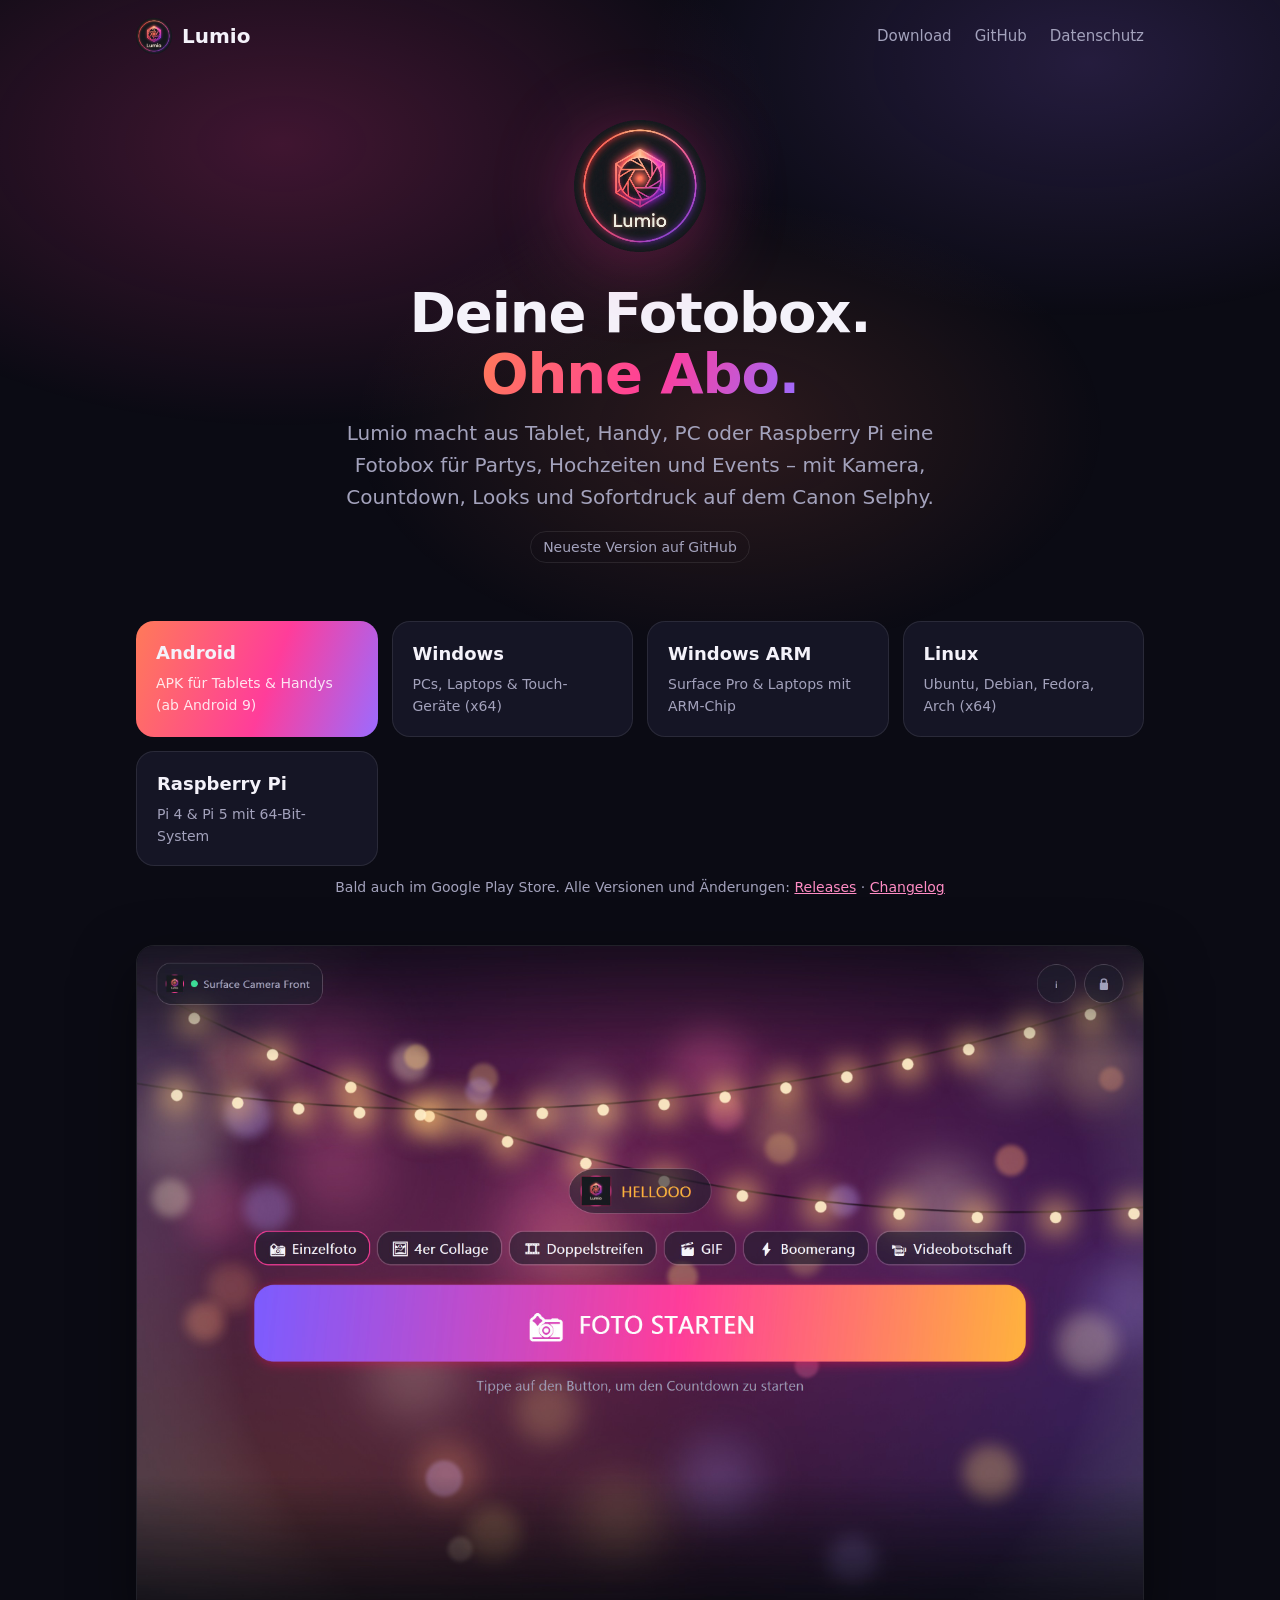
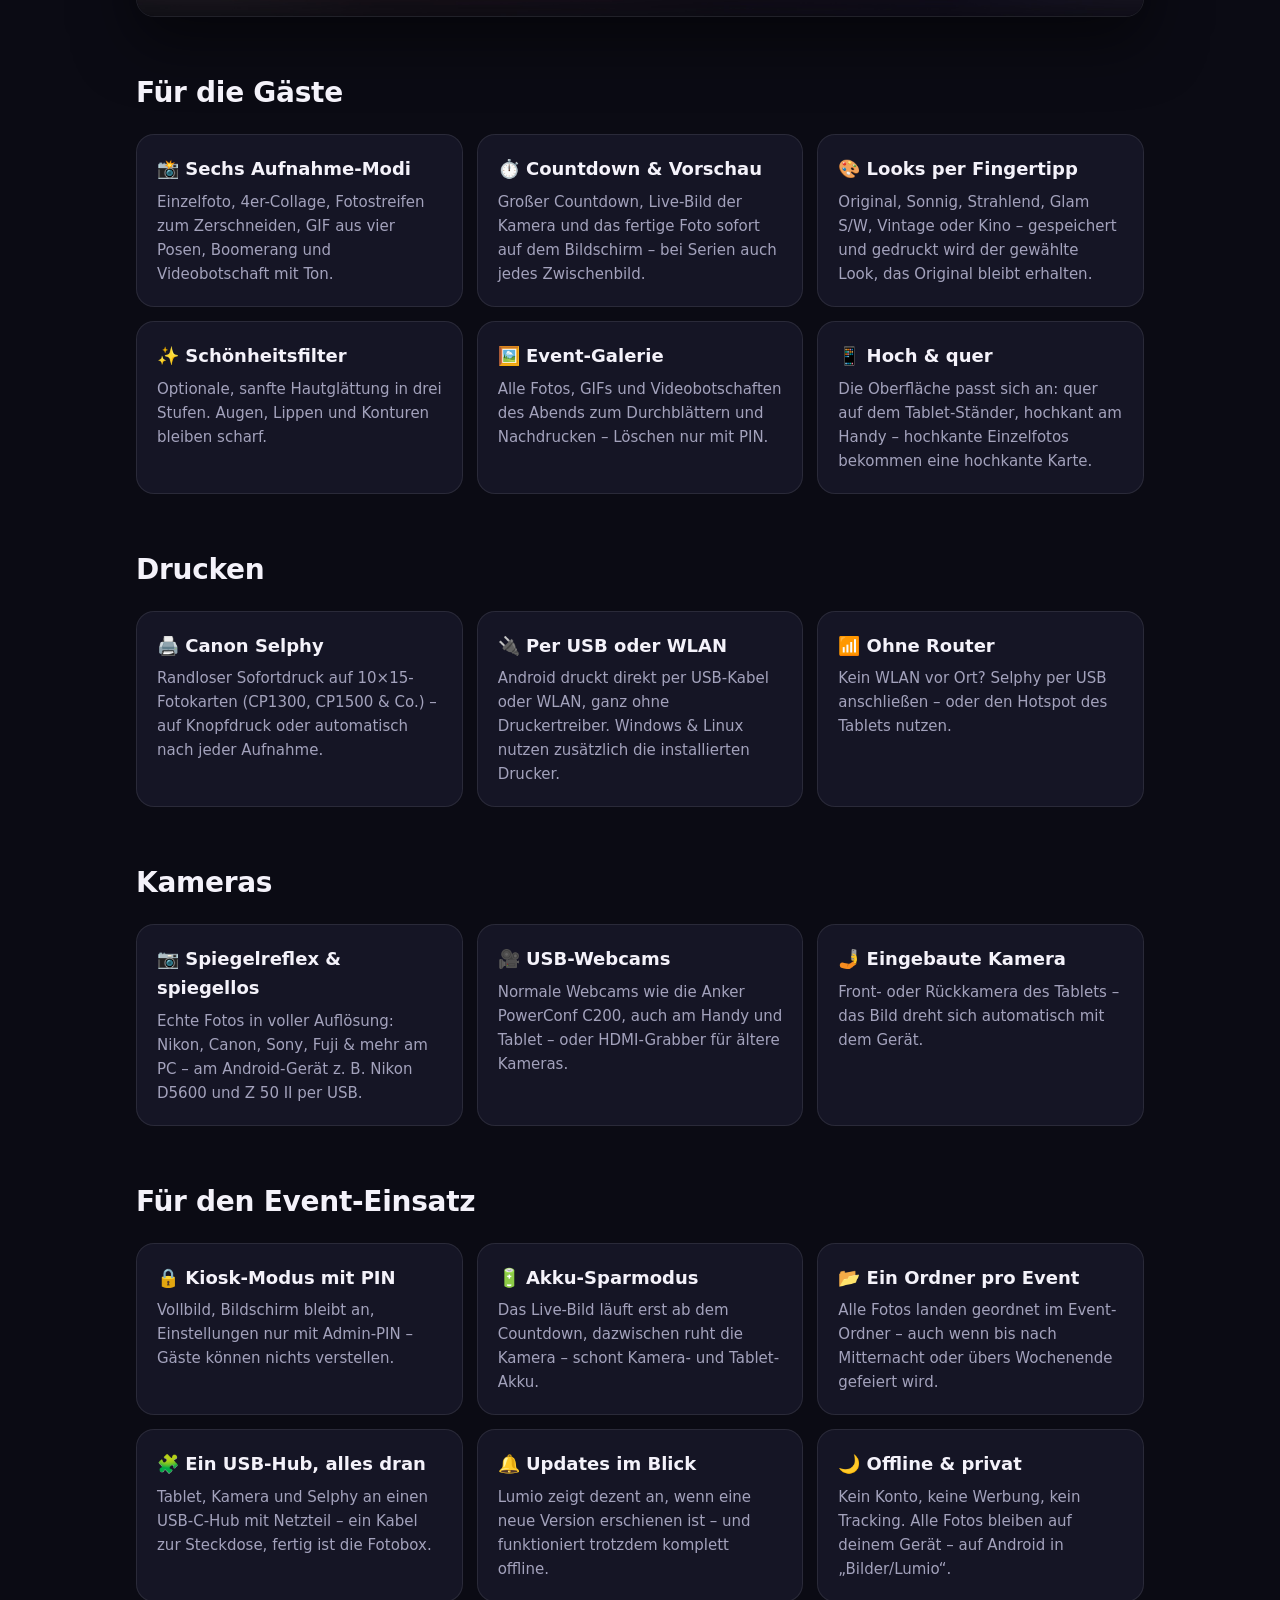
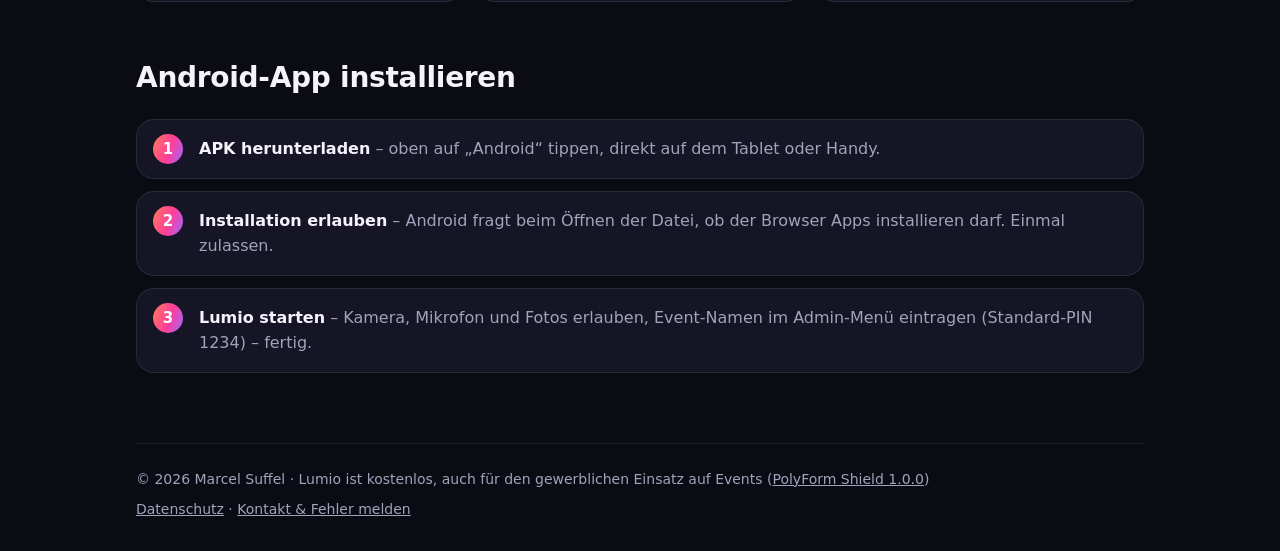
<file: docs/index.html>
<!doctype html>
<html lang="de">
<head>
  <meta charset="utf-8">
  <meta name="viewport" content="width=device-width, initial-scale=1">
  <title>Lumio – Fotobox-App</title>
  <meta name="description" content="Lumio ist eine kostenlose Fotobox-Software für Android, Windows, Linux und Raspberry Pi – ohne Abo, ohne Internetpflicht.">
  <meta name="theme-color" content="#0b0b14">
  <link rel="icon" href="assets/logo.png">
  <meta property="og:title" content="Lumio – Fotobox-App">
  <meta property="og:description" content="Kostenlose Fotobox-Software für Partys, Hochzeiten & Events.">
  <meta property="og:image" content="https://mazls.github.io/lumio/assets/logo.png">
  <link rel="stylesheet" href="style.css">
</head>
<body>
  <div class="wrap">
    <header class="top">
      <a class="brand" href="./"><img src="assets/logo.png" alt="">Lumio</a>
      <nav>
        <a href="#download">Download</a>
        <a href="https://github.com/mazls/lumio">GitHub</a>
        <a href="datenschutz.html">Datenschutz</a>
      </nav>
    </header>

    <section class="hero">
      <img class="logo" src="assets/logo.png" alt="Lumio Logo">
      <h1>Deine Fotobox.<br><span>Ohne Abo.</span></h1>
      <p class="lead">Lumio macht aus Tablet, Handy, PC oder Raspberry Pi eine Fotobox für Partys, Hochzeiten und Events – mit Kamera, Countdown, Looks und Sofortdruck auf dem Canon Selphy.</p>
      <div class="version" id="version">Neueste Version auf GitHub</div>
    </section>

    <section id="download">
      <div class="downloads">
        <a class="dl primary" href="https://github.com/mazls/lumio/releases/latest/download/Lumio-android.apk">
          <strong>Android</strong>
          <span>APK für Tablets &amp; Handys (ab Android 9)</span>
        </a>
        <a class="dl" href="https://github.com/mazls/lumio/releases/latest/download/Lumio-win-x64.zip">
          <strong>Windows</strong>
          <span>PCs, Laptops &amp; Touch-Geräte (x64)</span>
        </a>
        <a class="dl" href="https://github.com/mazls/lumio/releases/latest/download/Lumio-win-arm64.zip">
          <strong>Windows ARM</strong>
          <span>Surface Pro &amp; Laptops mit ARM-Chip</span>
        </a>
        <a class="dl" href="https://github.com/mazls/lumio/releases/latest/download/Lumio-linux-x64.zip">
          <strong>Linux</strong>
          <span>Ubuntu, Debian, Fedora, Arch (x64)</span>
        </a>
        <a class="dl" href="https://github.com/mazls/lumio/releases/latest/download/Lumio-linux-arm64.zip">
          <strong>Raspberry Pi</strong>
          <span>Pi 4 &amp; Pi 5 mit 64-Bit-System</span>
        </a>
      </div>
      <p class="hint">Bald auch im Google Play Store. Alle Versionen und Änderungen: <a href="https://github.com/mazls/lumio/releases">Releases</a> · <a href="https://github.com/mazls/lumio/blob/main/CHANGELOG.md">Changelog</a></p>
    </section>

    <section class="shot">
      <img src="assets/screenshot.jpg" alt="Lumio Startbildschirm mit Party-Hintergrund und Aufnahme-Modi" loading="lazy">
    </section>

    <h2>Für die Gäste</h2>
    <div class="features">
      <div class="feature"><h3>📸 Sechs Aufnahme-Modi</h3><p>Einzelfoto, 4er-Collage, Fotostreifen zum Zerschneiden, GIF aus vier Posen, Boomerang und Videobotschaft mit Ton.</p></div>
      <div class="feature"><h3>⏱️ Countdown &amp; Vorschau</h3><p>Großer Countdown, Live-Bild der Kamera und das fertige Foto sofort auf dem Bildschirm – bei Serien auch jedes Zwischenbild.</p></div>
      <div class="feature"><h3>🎨 Looks per Fingertipp</h3><p>Original, Sonnig, Strahlend, Glam S/W, Vintage oder Kino – gespeichert und gedruckt wird der gewählte Look, das Original bleibt erhalten.</p></div>
      <div class="feature"><h3>✨ Schönheitsfilter</h3><p>Optionale, sanfte Hautglättung in drei Stufen. Augen, Lippen und Konturen bleiben scharf.</p></div>
      <div class="feature"><h3>🖼️ Event-Galerie</h3><p>Alle Fotos, GIFs und Videobotschaften des Abends zum Durchblättern und Nachdrucken – Löschen nur mit PIN.</p></div>
      <div class="feature"><h3>📱 Hoch &amp; quer</h3><p>Die Oberfläche passt sich an: quer auf dem Tablet-Ständer, hochkant am Handy – hochkante Einzelfotos bekommen eine hochkante Karte.</p></div>
    </div>

    <h2>Drucken</h2>
    <div class="features">
      <div class="feature"><h3>🖨️ Canon Selphy</h3><p>Randloser Sofortdruck auf 10×15-Fotokarten (CP1300, CP1500 &amp; Co.) – auf Knopfdruck oder automatisch nach jeder Aufnahme.</p></div>
      <div class="feature"><h3>🔌 Per USB oder WLAN</h3><p>Android druckt direkt per USB-Kabel oder WLAN, ganz ohne Druckertreiber. Windows &amp; Linux nutzen zusätzlich die installierten Drucker.</p></div>
      <div class="feature"><h3>📶 Ohne Router</h3><p>Kein WLAN vor Ort? Selphy per USB anschließen – oder den Hotspot des Tablets nutzen.</p></div>
    </div>

    <h2>Kameras</h2>
    <div class="features">
      <div class="feature"><h3>📷 Spiegelreflex &amp; spiegellos</h3><p>Echte Fotos in voller Auflösung: Nikon, Canon, Sony, Fuji &amp; mehr am PC – am Android-Gerät z. B. Nikon D5600 und Z 50 II per USB.</p></div>
      <div class="feature"><h3>🎥 USB-Webcams</h3><p>Normale Webcams wie die Anker PowerConf C200, auch am Handy und Tablet – oder HDMI-Grabber für ältere Kameras.</p></div>
      <div class="feature"><h3>🤳 Eingebaute Kamera</h3><p>Front- oder Rückkamera des Tablets – das Bild dreht sich automatisch mit dem Gerät.</p></div>
    </div>

    <h2>Für den Event-Einsatz</h2>
    <div class="features">
      <div class="feature"><h3>🔒 Kiosk-Modus mit PIN</h3><p>Vollbild, Bildschirm bleibt an, Einstellungen nur mit Admin-PIN – Gäste können nichts verstellen.</p></div>
      <div class="feature"><h3>🔋 Akku-Sparmodus</h3><p>Das Live-Bild läuft erst ab dem Countdown, dazwischen ruht die Kamera – schont Kamera- und Tablet-Akku.</p></div>
      <div class="feature"><h3>📂 Ein Ordner pro Event</h3><p>Alle Fotos landen geordnet im Event-Ordner – auch wenn bis nach Mitternacht oder übers Wochenende gefeiert wird.</p></div>
      <div class="feature"><h3>🧩 Ein USB-Hub, alles dran</h3><p>Tablet, Kamera und Selphy an einen USB-C-Hub mit Netzteil – ein Kabel zur Steckdose, fertig ist die Fotobox.</p></div>
      <div class="feature"><h3>🔔 Updates im Blick</h3><p>Lumio zeigt dezent an, wenn eine neue Version erschienen ist – und funktioniert trotzdem komplett offline.</p></div>
      <div class="feature"><h3>🌙 Offline &amp; privat</h3><p>Kein Konto, keine Werbung, kein Tracking. Alle Fotos bleiben auf deinem Gerät – auf Android in „Bilder/Lumio“.</p></div>
    </div>

    <h2>Android-App installieren</h2>
    <ol class="steps">
      <li><strong>APK herunterladen</strong> – oben auf „Android“ tippen, direkt auf dem Tablet oder Handy.</li>
      <li><strong>Installation erlauben</strong> – Android fragt beim Öffnen der Datei, ob der Browser Apps installieren darf. Einmal zulassen.</li>
      <li><strong>Lumio starten</strong> – Kamera, Mikrofon und Fotos erlauben, Event-Namen im Admin-Menü eintragen (Standard-PIN 1234) – fertig.</li>
    </ol>

    <footer>
      <span>© 2026 Marcel Suffel · Lumio ist kostenlos, auch für den gewerblichen Einsatz auf Events (<a href="https://github.com/mazls/lumio/blob/main/LICENSE">PolyForm Shield 1.0.0</a>)</span>
      <span><a href="datenschutz.html">Datenschutz</a> · <a href="https://github.com/mazls/lumio/issues">Kontakt &amp; Fehler melden</a></span>
    </footer>
  </div>

  <script>
    // Shows the current release number; the download links work without it
    fetch("https://api.github.com/repos/mazls/lumio/releases/latest")
      .then(function (r) { return r.ok ? r.json() : null; })
      .then(function (release) {
        if (!release || !release.tag_name) return;
        var date = new Date(release.published_at).toLocaleDateString("de-DE", { day: "numeric", month: "long", year: "numeric" });
        document.getElementById("version").textContent = "Version " + release.tag_name.replace(/^v/, "") + " · " + date;
      })
      .catch(function () { });
  </script>
</body>
</html>
</file>
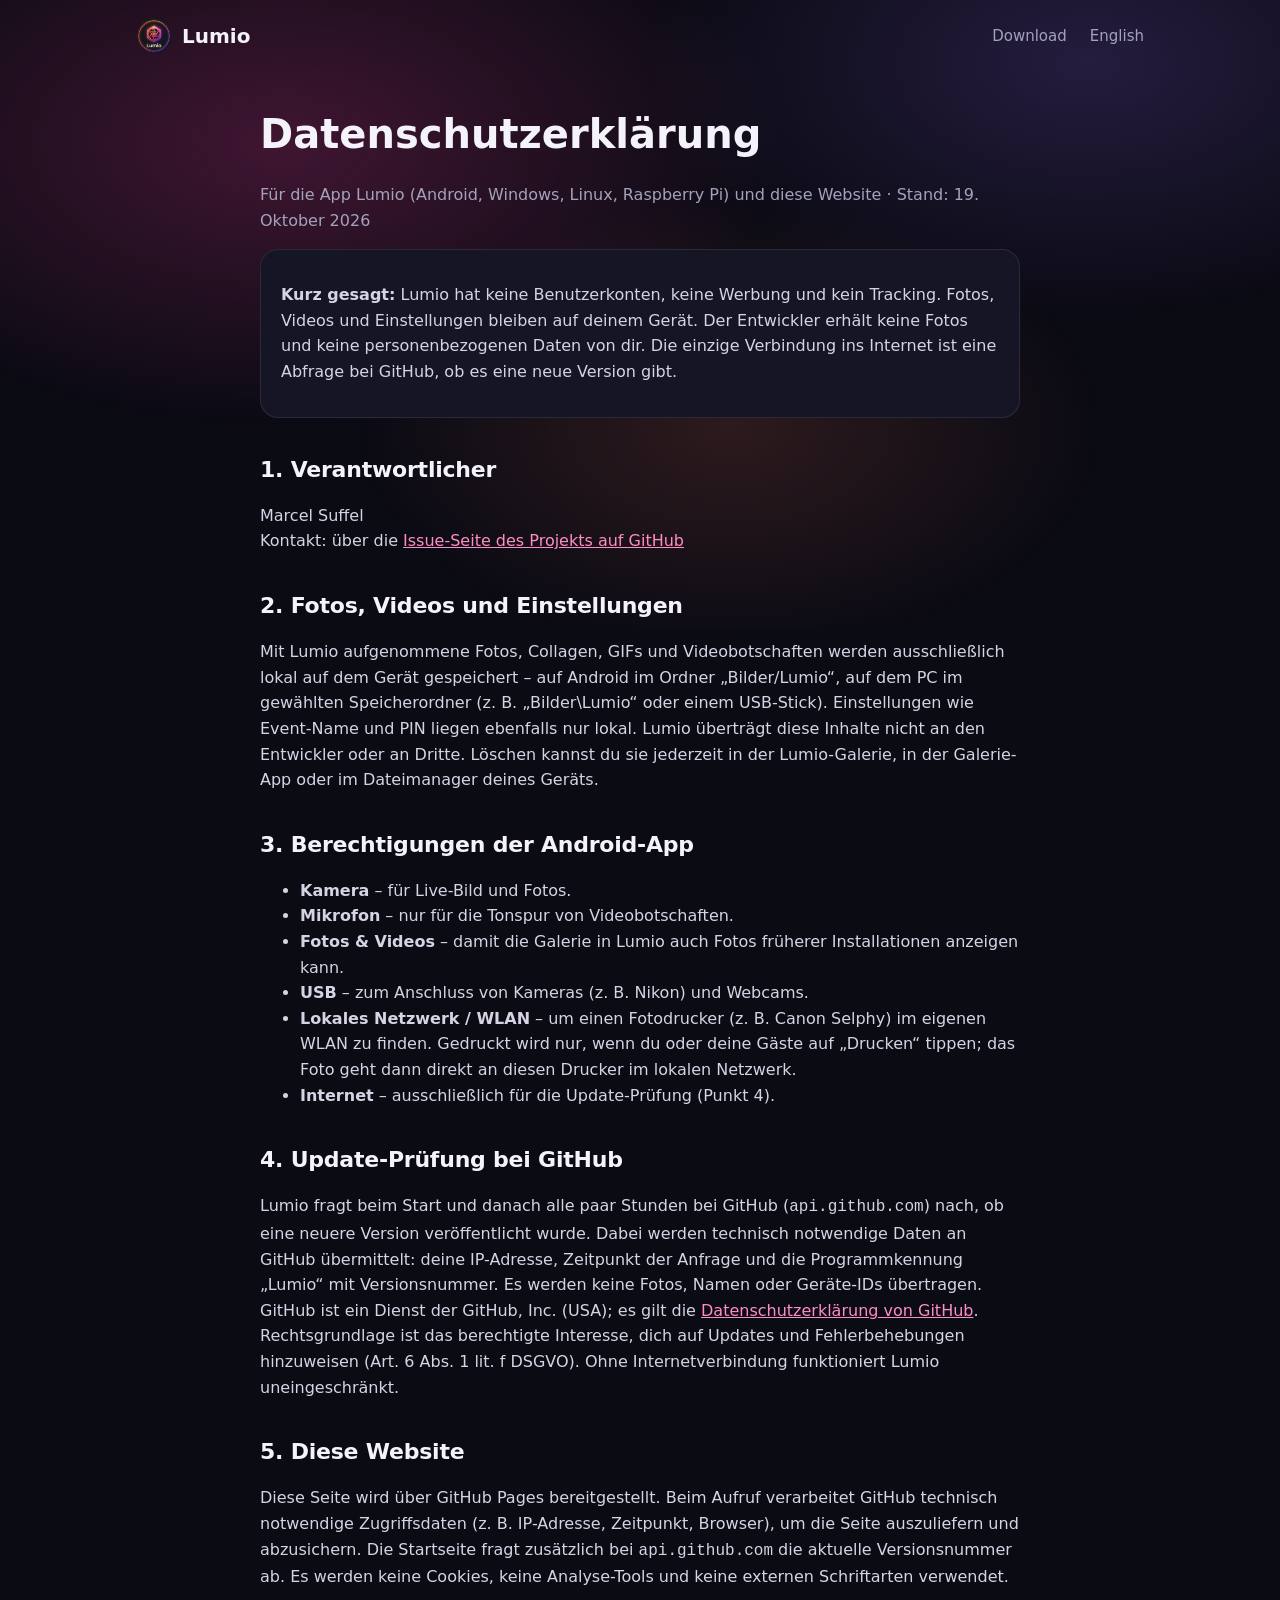
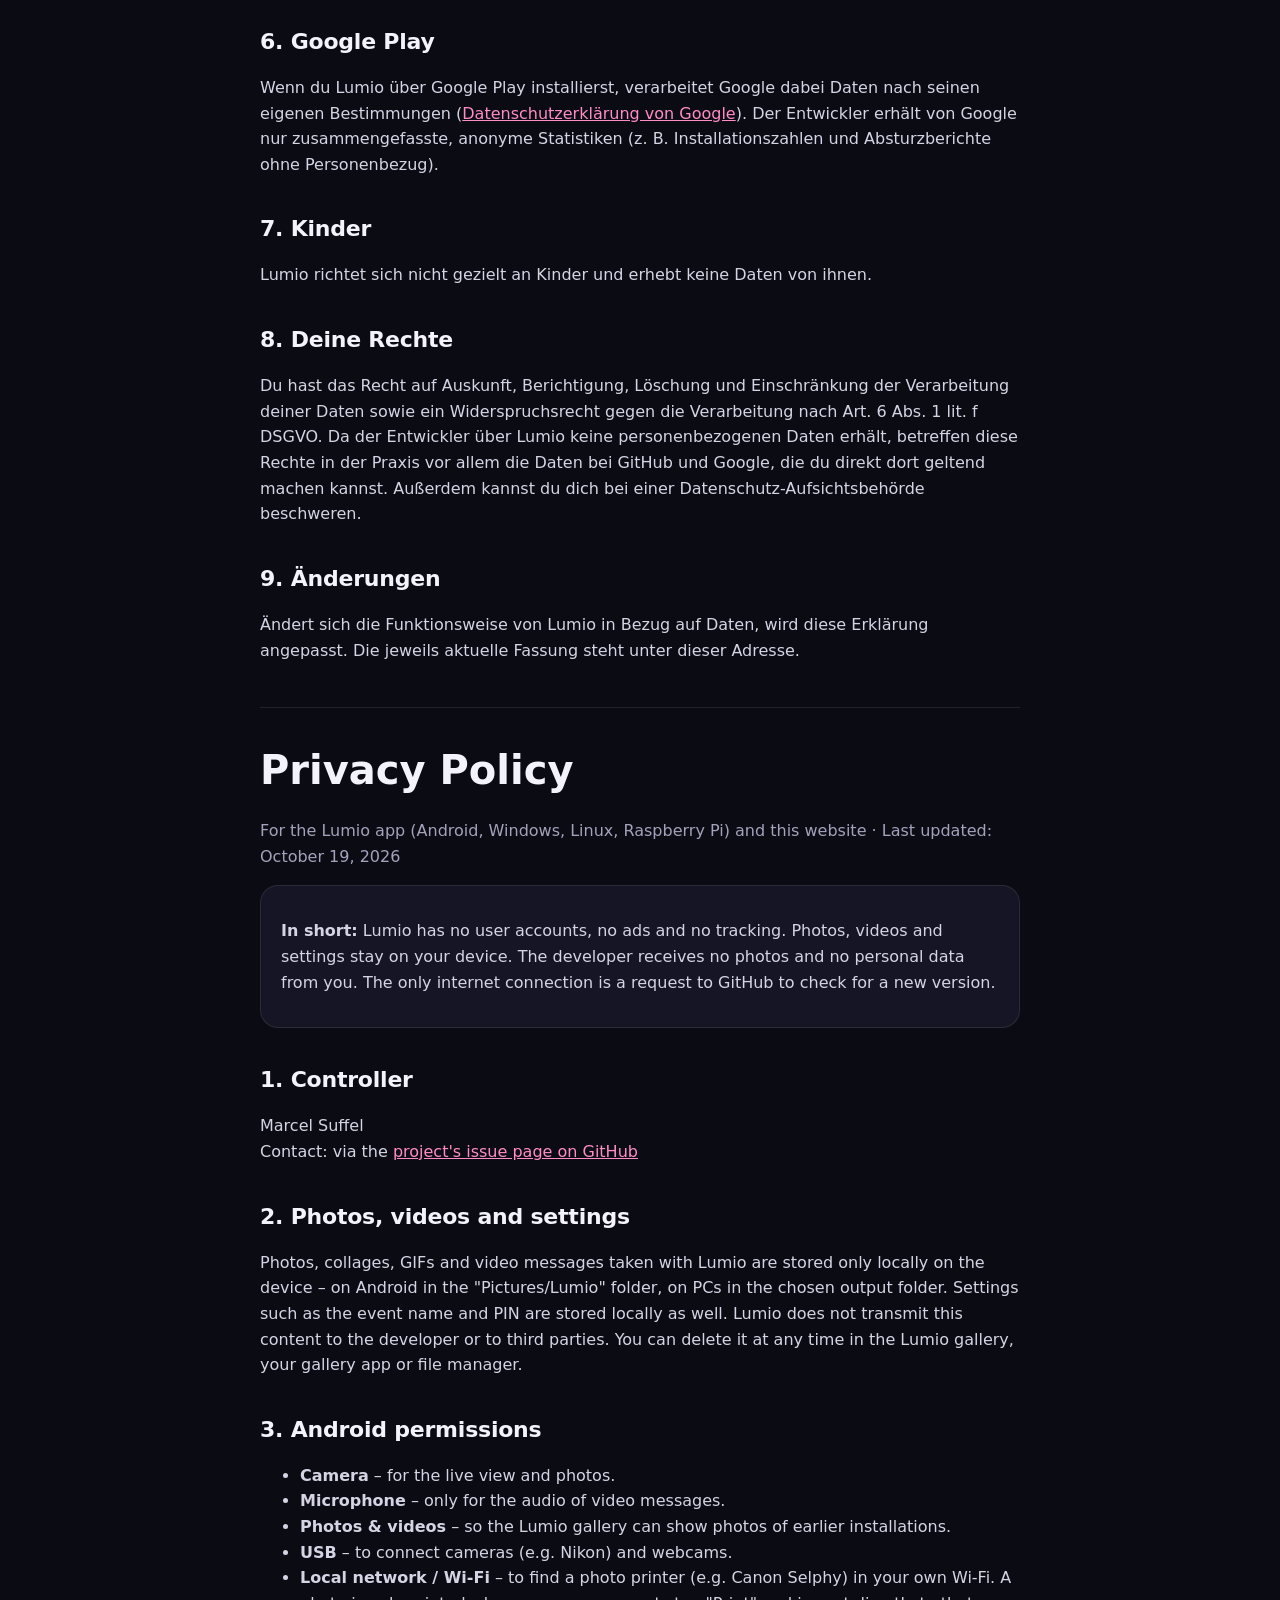
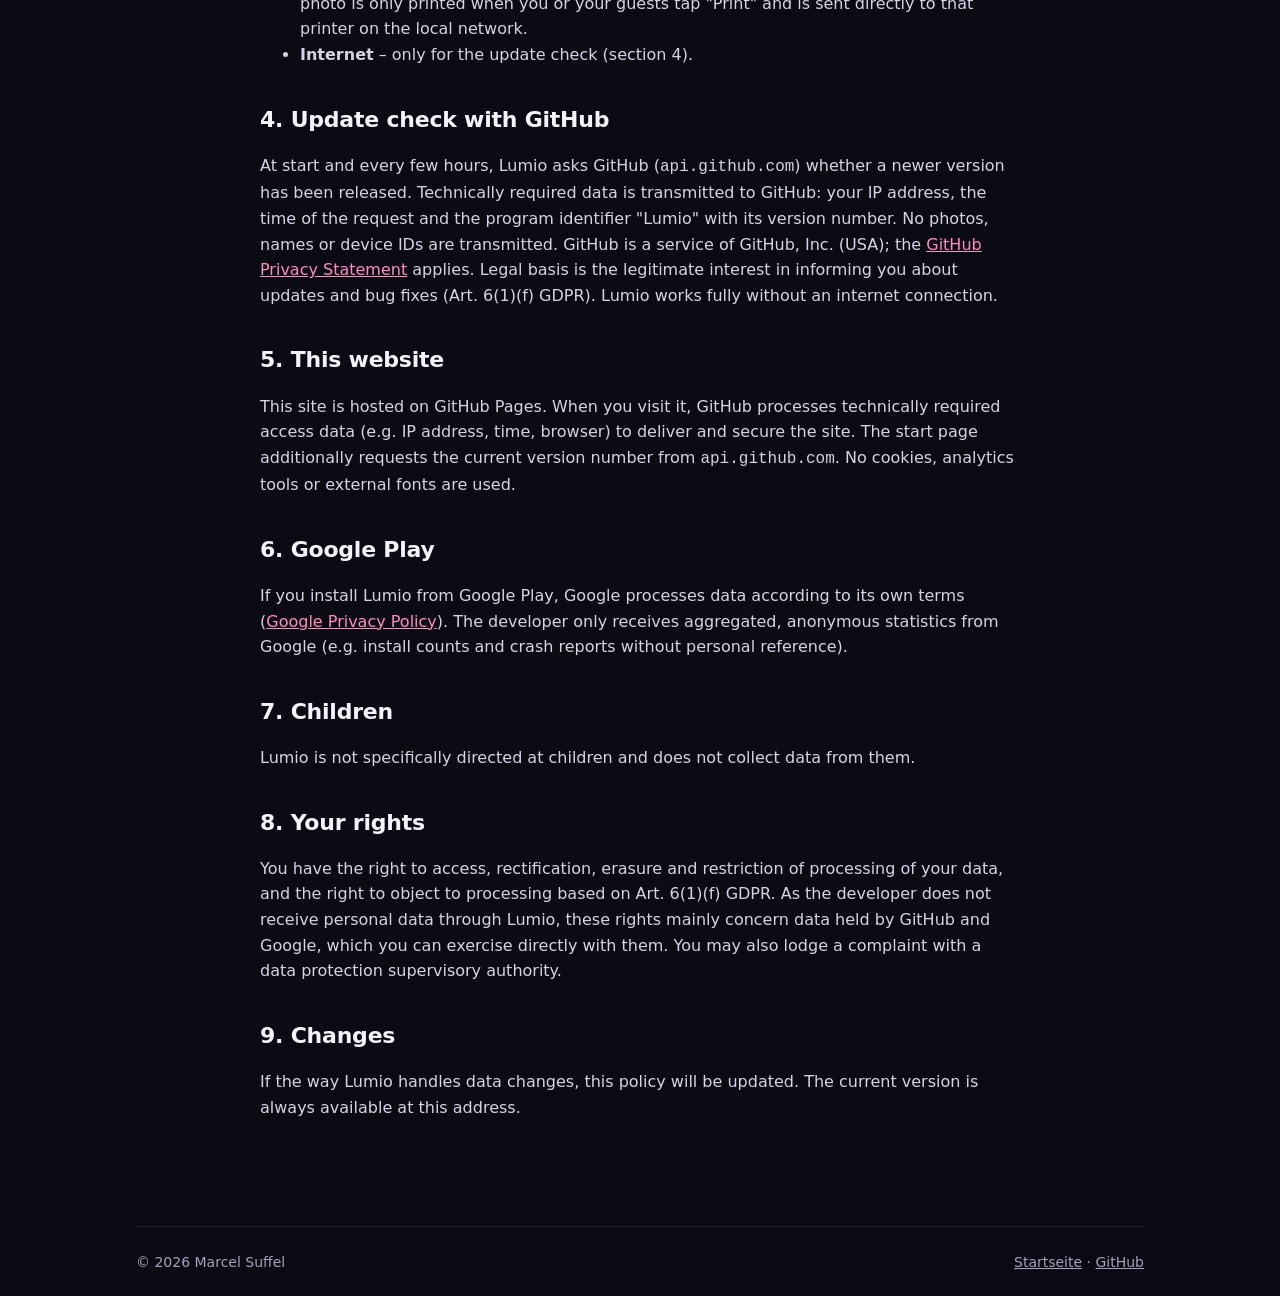
<file: docs/datenschutz.html>
<!doctype html>
<html lang="de">
<head>
  <meta charset="utf-8">
  <meta name="viewport" content="width=device-width, initial-scale=1">
  <title>Datenschutz – Lumio</title>
  <meta name="description" content="Datenschutzerklärung der Fotobox-App Lumio.">
  <meta name="theme-color" content="#0b0b14">
  <link rel="icon" href="assets/logo.png">
  <link rel="stylesheet" href="style.css">
</head>
<body>
  <div class="wrap">
    <header class="top">
      <a class="brand" href="./"><img src="assets/logo.png" alt="">Lumio</a>
      <nav>
        <a href="./#download">Download</a>
        <a href="#english">English</a>
      </nav>
    </header>

    <main class="legal">
      <h1>Datenschutzerklärung</h1>
      <p class="meta">Für die App Lumio (Android, Windows, Linux, Raspberry Pi) und diese Website · Stand: 19. Oktober 2026</p>

      <div class="box">
        <p><strong>Kurz gesagt:</strong> Lumio hat keine Benutzerkonten, keine Werbung und kein Tracking. Fotos, Videos und Einstellungen bleiben auf deinem Gerät. Der Entwickler erhält keine Fotos und keine personenbezogenen Daten von dir. Die einzige Verbindung ins Internet ist eine Abfrage bei GitHub, ob es eine neue Version gibt.</p>
      </div>

      <h2>1. Verantwortlicher</h2>
      <p>Marcel Suffel<br>
      Kontakt: über die <a href="https://github.com/mazls/lumio/issues">Issue-Seite des Projekts auf GitHub</a></p>

      <h2>2. Fotos, Videos und Einstellungen</h2>
      <p>Mit Lumio aufgenommene Fotos, Collagen, GIFs und Videobotschaften werden ausschließlich lokal auf dem Gerät gespeichert – auf Android im Ordner „Bilder/Lumio“, auf dem PC im gewählten Speicherordner (z. B. „Bilder\Lumio“ oder einem USB-Stick). Einstellungen wie Event-Name und PIN liegen ebenfalls nur lokal. Lumio überträgt diese Inhalte nicht an den Entwickler oder an Dritte. Löschen kannst du sie jederzeit in der Lumio-Galerie, in der Galerie-App oder im Dateimanager deines Geräts.</p>

      <h2>3. Berechtigungen der Android-App</h2>
      <ul>
        <li><strong>Kamera</strong> – für Live-Bild und Fotos.</li>
        <li><strong>Mikrofon</strong> – nur für die Tonspur von Videobotschaften.</li>
        <li><strong>Fotos &amp; Videos</strong> – damit die Galerie in Lumio auch Fotos früherer Installationen anzeigen kann.</li>
        <li><strong>USB</strong> – zum Anschluss von Kameras (z. B. Nikon) und Webcams.</li>
        <li><strong>Lokales Netzwerk / WLAN</strong> – um einen Fotodrucker (z. B. Canon Selphy) im eigenen WLAN zu finden. Gedruckt wird nur, wenn du oder deine Gäste auf „Drucken“ tippen; das Foto geht dann direkt an diesen Drucker im lokalen Netzwerk.</li>
        <li><strong>Internet</strong> – ausschließlich für die Update-Prüfung (Punkt 4).</li>
      </ul>

      <h2>4. Update-Prüfung bei GitHub</h2>
      <p>Lumio fragt beim Start und danach alle paar Stunden bei GitHub (<code>api.github.com</code>) nach, ob eine neuere Version veröffentlicht wurde. Dabei werden technisch notwendige Daten an GitHub übermittelt: deine IP-Adresse, Zeitpunkt der Anfrage und die Programmkennung „Lumio“ mit Versionsnummer. Es werden keine Fotos, Namen oder Geräte-IDs übertragen. GitHub ist ein Dienst der GitHub, Inc. (USA); es gilt die <a href="https://docs.github.com/de/site-policy/privacy-policies/github-general-privacy-statement">Datenschutzerklärung von GitHub</a>. Rechtsgrundlage ist das berechtigte Interesse, dich auf Updates und Fehlerbehebungen hinzuweisen (Art. 6 Abs. 1 lit. f DSGVO). Ohne Internetverbindung funktioniert Lumio uneingeschränkt.</p>

      <h2>5. Diese Website</h2>
      <p>Diese Seite wird über GitHub Pages bereitgestellt. Beim Aufruf verarbeitet GitHub technisch notwendige Zugriffsdaten (z. B. IP-Adresse, Zeitpunkt, Browser), um die Seite auszuliefern und abzusichern. Die Startseite fragt zusätzlich bei <code>api.github.com</code> die aktuelle Versionsnummer ab. Es werden keine Cookies, keine Analyse-Tools und keine externen Schriftarten verwendet.</p>

      <h2>6. Google Play</h2>
      <p>Wenn du Lumio über Google Play installierst, verarbeitet Google dabei Daten nach seinen eigenen Bestimmungen (<a href="https://policies.google.com/privacy?hl=de">Datenschutzerklärung von Google</a>). Der Entwickler erhält von Google nur zusammengefasste, anonyme Statistiken (z. B. Installationszahlen und Absturzberichte ohne Personenbezug).</p>

      <h2>7. Kinder</h2>
      <p>Lumio richtet sich nicht gezielt an Kinder und erhebt keine Daten von ihnen.</p>

      <h2>8. Deine Rechte</h2>
      <p>Du hast das Recht auf Auskunft, Berichtigung, Löschung und Einschränkung der Verarbeitung deiner Daten sowie ein Widerspruchsrecht gegen die Verarbeitung nach Art. 6 Abs. 1 lit. f DSGVO. Da der Entwickler über Lumio keine personenbezogenen Daten erhält, betreffen diese Rechte in der Praxis vor allem die Daten bei GitHub und Google, die du direkt dort geltend machen kannst. Außerdem kannst du dich bei einer Datenschutz-Aufsichtsbehörde beschweren.</p>

      <h2>9. Änderungen</h2>
      <p>Ändert sich die Funktionsweise von Lumio in Bezug auf Daten, wird diese Erklärung angepasst. Die jeweils aktuelle Fassung steht unter dieser Adresse.</p>

      <hr style="border: none; border-top: 1px solid var(--border); margin: 44px 0 10px;">

      <h1 id="english">Privacy Policy</h1>
      <p class="meta">For the Lumio app (Android, Windows, Linux, Raspberry Pi) and this website · Last updated: October 19, 2026</p>

      <div class="box">
        <p><strong>In short:</strong> Lumio has no user accounts, no ads and no tracking. Photos, videos and settings stay on your device. The developer receives no photos and no personal data from you. The only internet connection is a request to GitHub to check for a new version.</p>
      </div>

      <h2>1. Controller</h2>
      <p>Marcel Suffel<br>
      Contact: via the <a href="https://github.com/mazls/lumio/issues">project's issue page on GitHub</a></p>

      <h2>2. Photos, videos and settings</h2>
      <p>Photos, collages, GIFs and video messages taken with Lumio are stored only locally on the device – on Android in the "Pictures/Lumio" folder, on PCs in the chosen output folder. Settings such as the event name and PIN are stored locally as well. Lumio does not transmit this content to the developer or to third parties. You can delete it at any time in the Lumio gallery, your gallery app or file manager.</p>

      <h2>3. Android permissions</h2>
      <ul>
        <li><strong>Camera</strong> – for the live view and photos.</li>
        <li><strong>Microphone</strong> – only for the audio of video messages.</li>
        <li><strong>Photos &amp; videos</strong> – so the Lumio gallery can show photos of earlier installations.</li>
        <li><strong>USB</strong> – to connect cameras (e.g. Nikon) and webcams.</li>
        <li><strong>Local network / Wi-Fi</strong> – to find a photo printer (e.g. Canon Selphy) in your own Wi-Fi. A photo is only printed when you or your guests tap "Print" and is sent directly to that printer on the local network.</li>
        <li><strong>Internet</strong> – only for the update check (section 4).</li>
      </ul>

      <h2>4. Update check with GitHub</h2>
      <p>At start and every few hours, Lumio asks GitHub (<code>api.github.com</code>) whether a newer version has been released. Technically required data is transmitted to GitHub: your IP address, the time of the request and the program identifier "Lumio" with its version number. No photos, names or device IDs are transmitted. GitHub is a service of GitHub, Inc. (USA); the <a href="https://docs.github.com/en/site-policy/privacy-policies/github-general-privacy-statement">GitHub Privacy Statement</a> applies. Legal basis is the legitimate interest in informing you about updates and bug fixes (Art. 6(1)(f) GDPR). Lumio works fully without an internet connection.</p>

      <h2>5. This website</h2>
      <p>This site is hosted on GitHub Pages. When you visit it, GitHub processes technically required access data (e.g. IP address, time, browser) to deliver and secure the site. The start page additionally requests the current version number from <code>api.github.com</code>. No cookies, analytics tools or external fonts are used.</p>

      <h2>6. Google Play</h2>
      <p>If you install Lumio from Google Play, Google processes data according to its own terms (<a href="https://policies.google.com/privacy">Google Privacy Policy</a>). The developer only receives aggregated, anonymous statistics from Google (e.g. install counts and crash reports without personal reference).</p>

      <h2>7. Children</h2>
      <p>Lumio is not specifically directed at children and does not collect data from them.</p>

      <h2>8. Your rights</h2>
      <p>You have the right to access, rectification, erasure and restriction of processing of your data, and the right to object to processing based on Art. 6(1)(f) GDPR. As the developer does not receive personal data through Lumio, these rights mainly concern data held by GitHub and Google, which you can exercise directly with them. You may also lodge a complaint with a data protection supervisory authority.</p>

      <h2>9. Changes</h2>
      <p>If the way Lumio handles data changes, this policy will be updated. The current version is always available at this address.</p>
    </main>

    <footer>
      <span>© 2026 Marcel Suffel</span>
      <span><a href="./">Startseite</a> · <a href="https://github.com/mazls/lumio">GitHub</a></span>
    </footer>
  </div>
</body>
</html>
</file>
<file: docs/style.css>
:root {
  --bg: #0b0b14;
  --surface: #151525;
  --surface-2: #1d1d31;
  --border: rgba(255, 255, 255, 0.09);
  --text: #f4f2fa;
  --muted: #a3a2bc;
  --accent: #ff3d9a;
  --gradient: linear-gradient(110deg, #ff7a59 0%, #ff3d9a 55%, #9b6bff 100%);
  --radius: 18px;
}

* { box-sizing: border-box; }

html { -webkit-text-size-adjust: 100%; }

body {
  margin: 0;
  background: var(--bg);
  color: var(--text);
  font: 16px/1.6 system-ui, -apple-system, "Segoe UI", Roboto, "Helvetica Neue", Arial, sans-serif;
}

/* Soft party glow behind the hero */
body::before {
  content: "";
  position: fixed;
  inset: -20vh -20vw auto;
  height: 90vh;
  background:
    radial-gradient(40% 50% at 30% 40%, rgba(255, 61, 154, 0.22), transparent 70%),
    radial-gradient(35% 45% at 75% 30%, rgba(155, 107, 255, 0.18), transparent 70%),
    radial-gradient(30% 40% at 55% 75%, rgba(255, 122, 89, 0.14), transparent 70%);
  pointer-events: none;
  z-index: -1;
}

a { color: #ff8cc4; }

.wrap { max-width: 1040px; margin: 0 auto; padding: 0 16px; }

header.top {
  display: flex;
  align-items: center;
  justify-content: space-between;
  padding: 18px 0;
}
.brand { display: flex; align-items: center; gap: 10px; color: var(--text); text-decoration: none; font-weight: 800; font-size: 20px; }
.brand img { width: 36px; height: 36px; }
.top nav a { color: var(--muted); text-decoration: none; margin-left: 18px; font-size: 15px; }
.top nav a:hover { color: var(--text); }

.hero { text-align: center; padding: 48px 0 28px; }
.hero img.logo { width: 132px; height: 132px; filter: drop-shadow(0 10px 40px rgba(255, 61, 154, 0.35)); }
.hero h1 { font-size: clamp(34px, 6vw, 56px); line-height: 1.1; margin: 22px 0 12px; letter-spacing: -0.02em; }
.hero h1 span { background: var(--gradient); -webkit-background-clip: text; background-clip: text; color: transparent; }
.hero p.lead { color: var(--muted); font-size: clamp(17px, 2.3vw, 20px); max-width: 640px; margin: 0 auto; }
.version { display: inline-block; margin-top: 18px; padding: 4px 12px; border: 1px solid var(--border); border-radius: 999px; color: var(--muted); font-size: 14px; }

.downloads { display: grid; gap: 14px; grid-template-columns: repeat(auto-fit, minmax(220px, 1fr)); margin: 30px 0 10px; }
.dl {
  display: flex; flex-direction: column; gap: 4px;
  padding: 18px 20px; border-radius: var(--radius);
  background: var(--surface); border: 1px solid var(--border);
  color: var(--text); text-decoration: none;
  transition: transform 0.15s ease, border-color 0.15s ease;
}
.dl:hover { transform: translateY(-2px); border-color: rgba(255, 61, 154, 0.5); }
.dl strong { font-size: 18px; }
.dl span { color: var(--muted); font-size: 14px; }
.dl.primary { background: var(--gradient); border: none; }
.dl.primary span { color: rgba(255, 255, 255, 0.85); }
.hint { text-align: center; color: var(--muted); font-size: 14px; margin: 6px 0 0; }

.shot { margin: 46px 0; }
.shot img { width: 100%; border-radius: var(--radius); border: 1px solid var(--border); box-shadow: 0 24px 60px rgba(0, 0, 0, 0.5); display: block; }

h2 { font-size: 28px; margin: 54px 0 18px; letter-spacing: -0.01em; }

.features { display: grid; gap: 14px; grid-template-columns: repeat(auto-fit, minmax(250px, 1fr)); }
.feature { background: var(--surface); border: 1px solid var(--border); border-radius: var(--radius); padding: 20px; }
.feature h3 { margin: 0 0 6px; font-size: 18px; }
.feature p { margin: 0; color: var(--muted); font-size: 15px; }

.steps { counter-reset: step; list-style: none; padding: 0; margin: 0; display: grid; gap: 12px; }
.steps li { counter-increment: step; background: var(--surface); border: 1px solid var(--border); border-radius: var(--radius); padding: 16px 18px 16px 62px; position: relative; color: var(--muted); }
.steps li strong { color: var(--text); }
.steps li::before {
  content: counter(step);
  position: absolute; left: 16px; top: 14px;
  width: 30px; height: 30px; border-radius: 50%;
  background: var(--gradient); color: #fff; font-weight: 800;
  display: grid; place-items: center; font-size: 15px;
}

footer { margin: 70px 0 30px; padding-top: 24px; border-top: 1px solid var(--border); color: var(--muted); font-size: 14px; display: flex; flex-wrap: wrap; gap: 8px 20px; justify-content: space-between; }
footer a { color: var(--muted); }

/* Legal text */
.legal { max-width: 760px; margin: 0 auto; padding-bottom: 20px; }
.legal h1 { font-size: clamp(30px, 5vw, 40px); margin: 30px 0 8px; }
.legal h2 { font-size: 22px; margin: 34px 0 10px; }
.legal p, .legal li { color: #d6d4e4; }
.legal .meta { color: var(--muted); }
.legal .box { background: var(--surface); border: 1px solid var(--border); border-radius: var(--radius); padding: 16px 20px; }

@media (max-width: 560px) {
  .top nav a { margin-left: 12px; font-size: 14px; }
  .hero { padding-top: 28px; }
}
</file>
